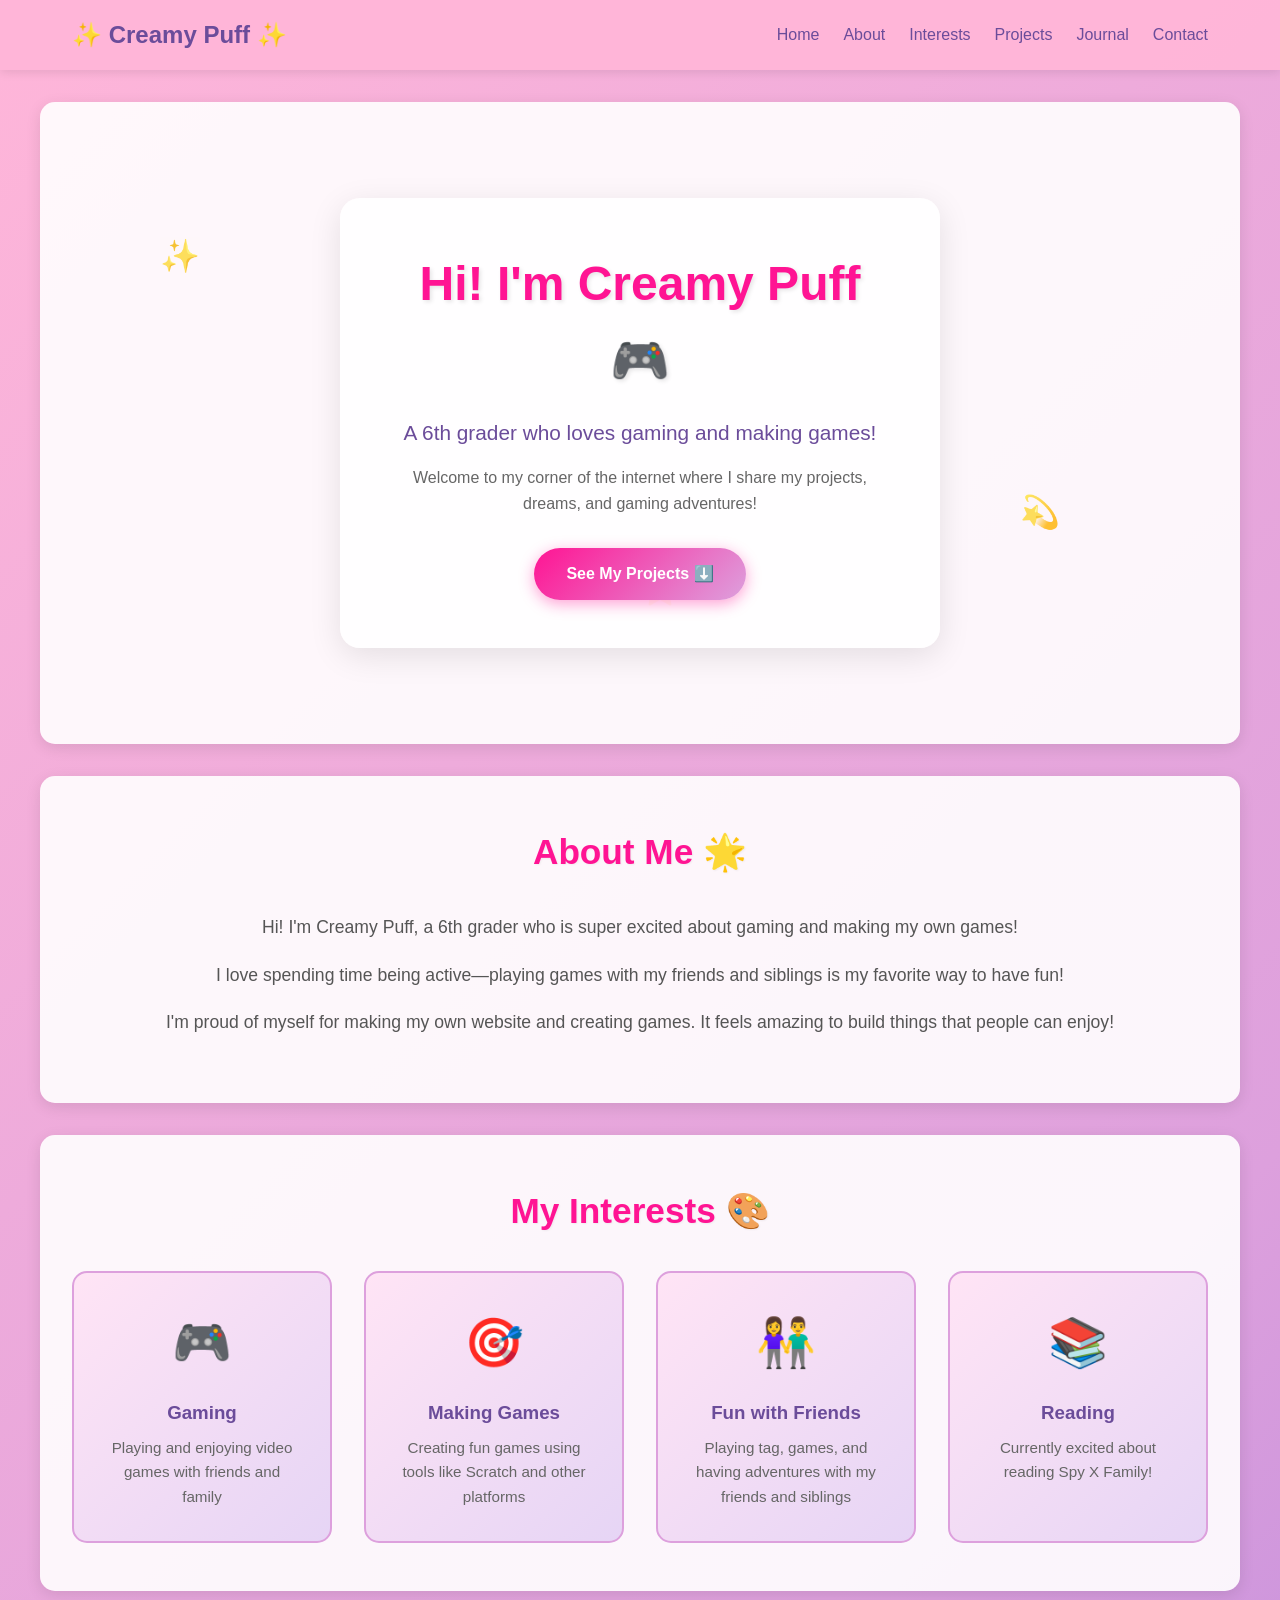
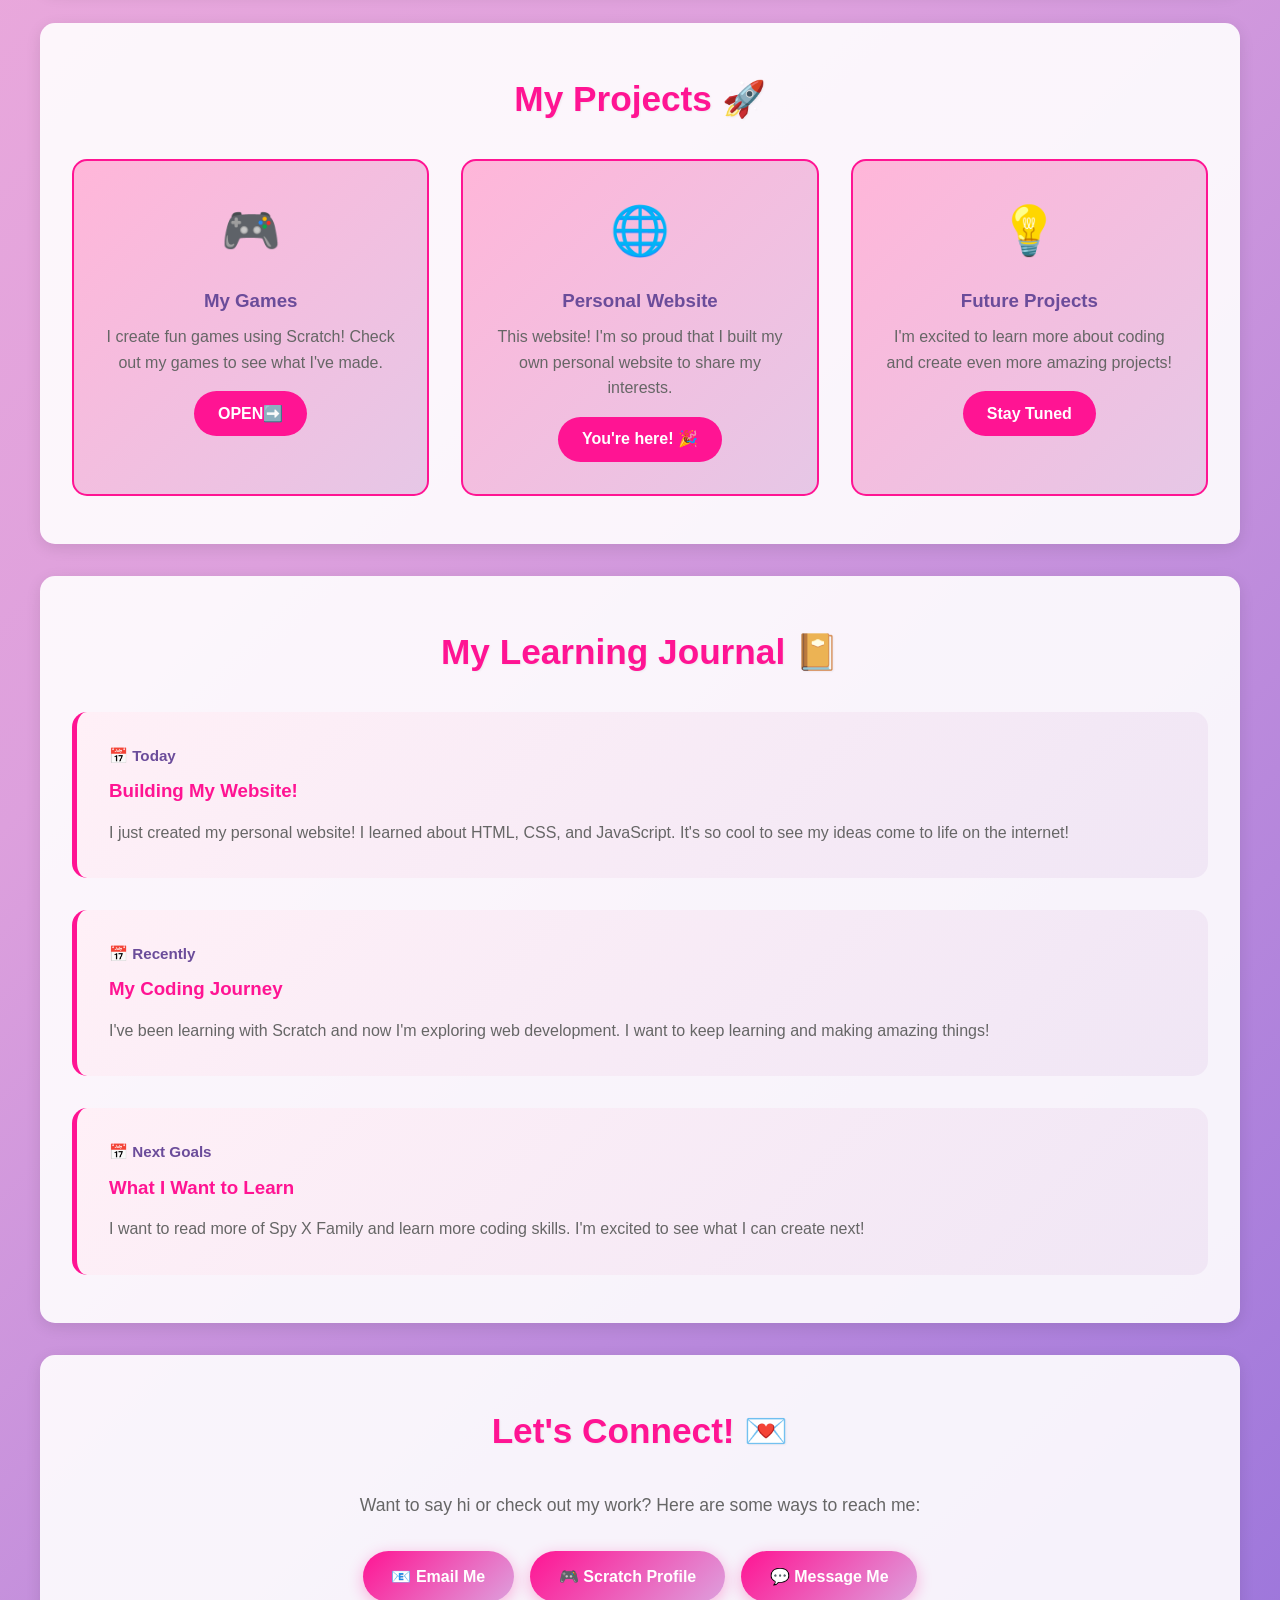
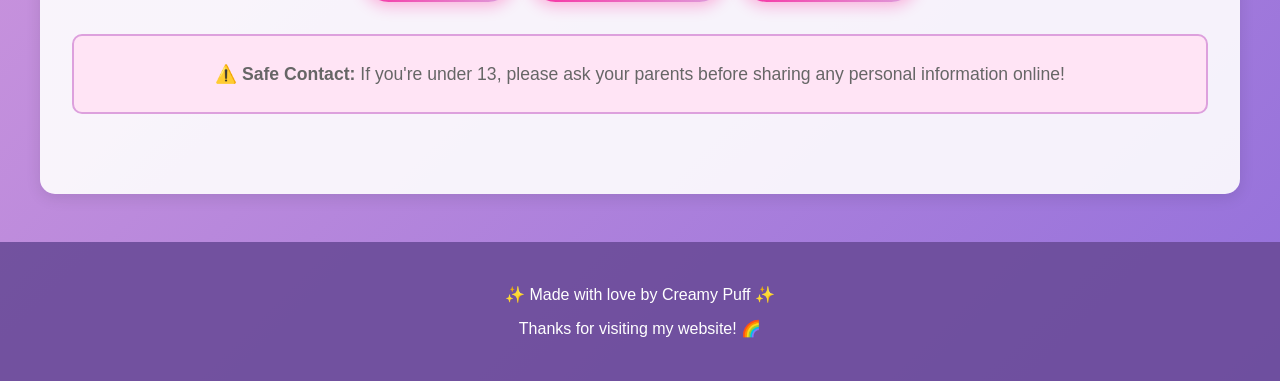
<file: index.html>
<!DOCTYPE html>
<html lang="en">
<head>
    <meta charset="UTF-8">
    <meta name="viewport" content="width=device-width, initial-scale=1.0">
    <title>Creamy Puff's Gaming & Coding Hub</title>
    <link rel="stylesheet" href="style.css">
</head>
<body>
    <!-- NAVIGATION BAR -->
    <nav class="navbar">
        <div class="nav-container">
            <h1 class="logo">✨ Creamy Puff ✨</h1>
            <ul class="nav-links">
                <li><a href="#home">Home</a></li>
                <li><a href="#about">About</a></li>
                <li><a href="#interests">Interests</a></li>
                <li><a href="#projects">Projects</a></li>
                <li><a href="#journal">Journal</a></li>
                <li><a href="#contact">Contact</a></li>
            </ul>
        </div>
    </nav>

    <!-- HERO SECTION -->
    <section id="home" class="hero">
        <div class="sparkles">✨</div>
        <div class="sparkles">💫</div>
        <div class="sparkles">⭐</div>
        <div class="hero-content">
            <h1 class="hero-title">Hi! I'm Creamy Puff 🎮</h1>
            <p class="hero-subtitle">A 6th grader who loves gaming and making games!</p>
            <p class="hero-description">Welcome to my corner of the internet where I share my projects, dreams, and gaming adventures!</p>
            <a href="#projects" class="cta-button">See My Projects ⬇️</a>
        </div>
    </section>

    <!-- ABOUT ME SECTION -->
    <section id="about" class="about">
        <h2>About Me 🌟</h2>
        <div class="about-content">
            <p>Hi! I'm Creamy Puff, a 6th grader who is super excited about gaming and making my own games!</p>
            <p>I love spending time being active—playing games with my friends and siblings is my favorite way to have fun!</p>
            <p>I'm proud of myself for making my own website and creating games. It feels amazing to build things that people can enjoy!</p>
        </div>
    </section>

    <!-- INTERESTS SECTION -->
    <section id="interests" class="interests">
        <h2>My Interests 🎨</h2>
        <div class="interests-grid">
            <div class="interest-card">
                <span class="interest-emoji">🎮</span>
                <h3>Gaming</h3>
                <p>Playing and enjoying video games with friends and family</p>
            </div>
            <div class="interest-card">
                <span class="interest-emoji">🎯</span>
                <h3>Making Games</h3>
                <p>Creating fun games using tools like Scratch and other platforms</p>
            </div>
            <div class="interest-card">
                <span class="interest-emoji">👫</span>
                <h3>Fun with Friends</h3>
                <p>Playing tag, games, and having adventures with my friends and siblings</p>
            </div>
            <div class="interest-card">
                <span class="interest-emoji">📚</span>
                <h3>Reading</h3>
                <p>Currently excited about reading Spy X Family!</p>
            </div>
        </div>
    </section>

    <!-- PROJECTS SECTION -->
    <section id="projects" class="projects">
        <h2>My Projects 🚀</h2>
        <div class="projects-grid">
            <div class="project-card">
                <div class="project-icon">🎮</div>
                <h3>My Games</h3>
                <p>I create fun games using Scratch! Check out my games to see what I've made.</p>
                <a href="games.html" class="project-link">OPEN➡️</a>
            </div>
            <div class="project-card">
                <div class="project-icon">🌐</div>
                <h3>Personal Website</h3>
                <p>This website! I'm so proud that I built my own personal website to share my interests.</p>
                <a href="#" class="project-link">You're here! 🎉</a>
            </div>
            <div class="project-card">
                <div class="project-icon">💡</div>
                <h3>Future Projects</h3>
                <p>I'm excited to learn more about coding and create even more amazing projects!</p>
                <a href="#" class="project-link">Stay Tuned</a>
            </div>
        </div>
    </section>

    <!-- LEARNING JOURNAL SECTION -->
    <section id="journal" class="journal">
        <h2>My Learning Journal 📔</h2>
        <div class="journal-entries">
            <div class="journal-entry">
                <div class="entry-date">📅 Today</div>
                <h3>Building My Website!</h3>
                <p>I just created my personal website! I learned about HTML, CSS, and JavaScript. It's so cool to see my ideas come to life on the internet!</p>
            </div>
            <div class="journal-entry">
                <div class="entry-date">📅 Recently</div>
                <h3>My Coding Journey</h3>
                <p>I've been learning with Scratch and now I'm exploring web development. I want to keep learning and making amazing things!</p>
            </div>
            <div class="journal-entry">
                <div class="entry-date">📅 Next Goals</div>
                <h3>What I Want to Learn</h3>
                <p>I want to read more of Spy X Family and learn more coding skills. I'm excited to see what I can create next!</p>
            </div>
        </div>
    </section>

    <!-- CONTACT / LINKS SECTION -->
    <section id="contact" class="contact">
        <h2>Let's Connect! 💌</h2>
        <div class="contact-content">
            <p>Want to say hi or check out my work? Here are some ways to reach me:</p>
            <div class="contact-links">
                <a href="mailto:contact@example.com" class="contact-btn">📧 Email Me</a>
                <a href="https://scratch.mit.edu" target="_blank" class="contact-btn">🎮 Scratch Profile</a>
                <a href="#" class="contact-btn">💬 Message Me</a>
            </div>
            <p class="safety-note">⚠️ <strong>Safe Contact:</strong> If you're under 13, please ask your parents before sharing any personal information online!</p>
        </div>
    </section>

    <!-- FOOTER -->
    <footer class="footer">
        <p>✨ Made with love by Creamy Puff ✨</p>
        <p>Thanks for visiting my website! 🌈</p>
    </footer>

    <script src="script.js"></script>
</body>
</html>
</file>
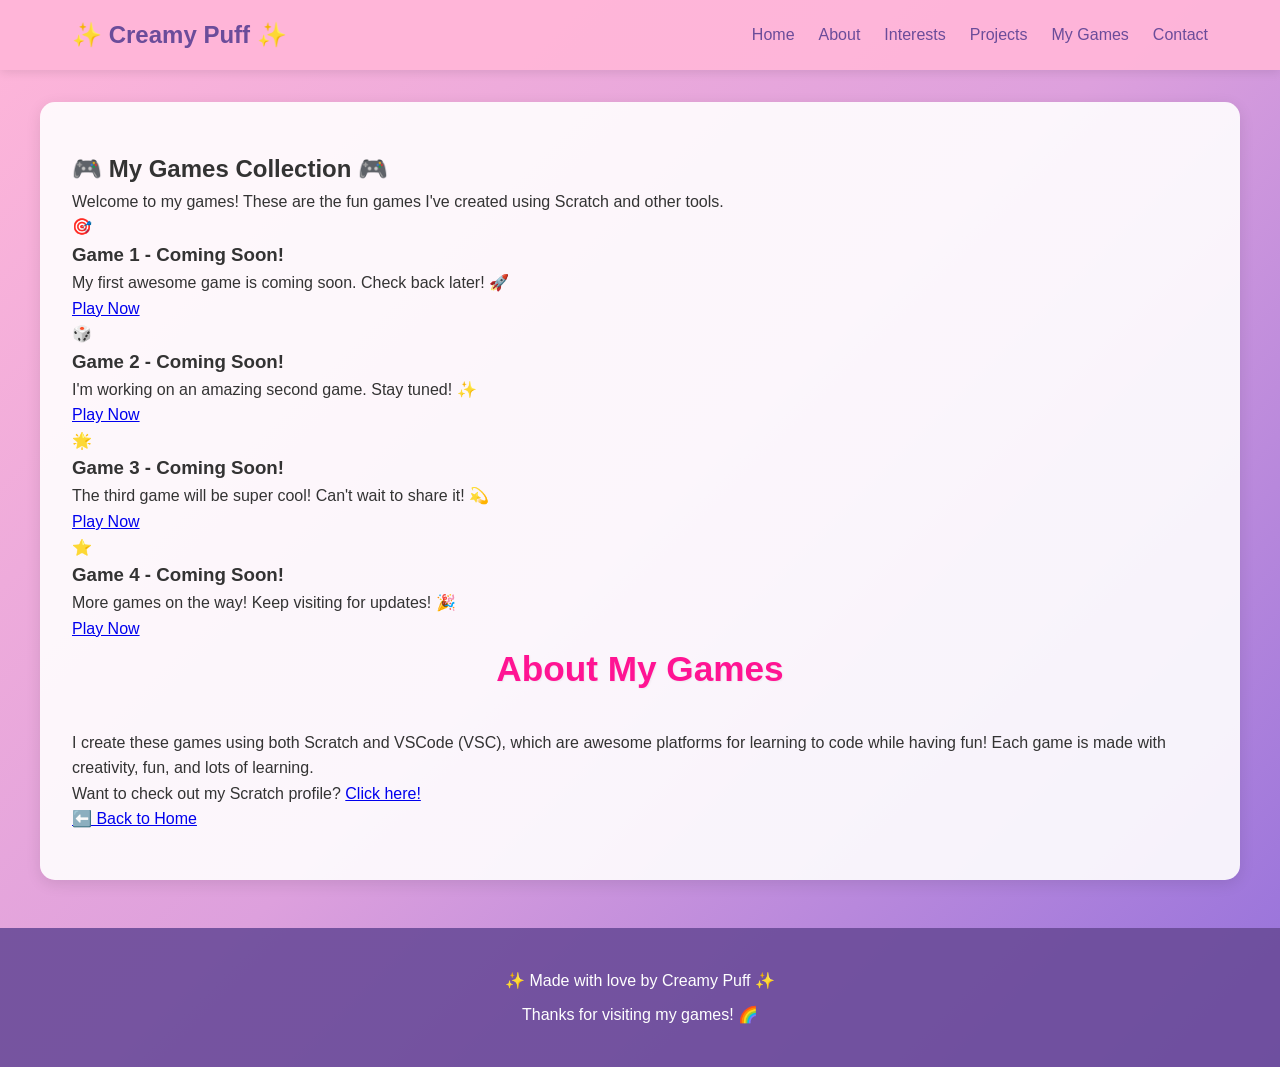
<file: games.html>
<!DOCTYPE html>
<html lang="en">
<head>
    <meta charset="UTF-8">
    <meta name="viewport" content="width=device-width, initial-scale=1.0">
    <title>My Games - Creamy Puff's Gaming Hub</title>
    <link rel="stylesheet" href="style.css">
</head>
<body>
    <!-- NAVIGATION BAR -->
    <nav class="navbar">
        <div class="nav-container">
            <h1 class="logo">✨ Creamy Puff ✨</h1>
            <ul class="nav-links">
                <li><a href="index.html#home">Home</a></li>
                <li><a href="index.html#about">About</a></li>
                <li><a href="index.html#interests">Interests</a></li>
                <li><a href="index.html#projects">Projects</a></li>
                <li><a href="games.html">My Games</a></li>
                <li><a href="index.html#contact">Contact</a></li>
            </ul>
        </div>
    </nav>

    <!-- MY GAMES PAGE -->
    <section class="my-games-page">
        <h1>🎮 My Games Collection 🎮</h1>
        <p class="subtitle">Welcome to my games! These are the fun games I've created using Scratch and other tools.</p>
        
        <div class="games-grid">
            <div class="game-card">
                <div class="game-icon">🎯</div>
                <h3>Game 1 - Coming Soon!</h3>
                <p>My first awesome game is coming soon. Check back later! 🚀</p>
                <a href="#" class="game-link">Play Now</a>
            </div>

            <div class="game-card">
                <div class="game-icon">🎲</div>
                <h3>Game 2 - Coming Soon!</h3>
                <p>I'm working on an amazing second game. Stay tuned! ✨</p>
                <a href="#" class="game-link">Play Now</a>
            </div>

            <div class="game-card">
                <div class="game-icon">🌟</div>
                <h3>Game 3 - Coming Soon!</h3>
                <p>The third game will be super cool! Can't wait to share it! 💫</p>
                <a href="#" class="game-link">Play Now</a>
            </div>

            <div class="game-card">
                <div class="game-icon">⭐</div>
                <h3>Game 4 - Coming Soon!</h3>
                <p>More games on the way! Keep visiting for updates! 🎉</p>
                <a href="#" class="game-link">Play Now</a>
            </div>
        </div>

        <div class="games-info">
            <h2>About My Games</h2>
            <p>I create these games using both Scratch and VSCode (VSC), which are awesome platforms for learning to code while having fun! Each game is made with creativity, fun, and lots of learning.</p>
            <p>Want to check out my Scratch profile? <a href="https://scratch.mit.edu" target="_blank">Click here!</a></p>
            <a href="index.html" class="back-button">⬅️ Back to Home</a>
        </div>
    </section>

    <!-- FOOTER -->
    <footer class="footer">
        <p>✨ Made with love by Creamy Puff ✨</p>
        <p>Thanks for visiting my games! 🌈</p>
    </footer>

    <script src="script.js"></script>
</body>
</html>
</file>
<file: style.css>
/* ========================================
   CREAMY PUFF'S PERSONAL WEBSITE - STYLESHEET
   Pink-Purple Sunset Theme with Sparkles!
   ======================================== */

/* RESET AND GENERAL STYLES */
* {
    margin: 0;
    padding: 0;
    box-sizing: border-box;
}

body {
    font-family: 'Arial', 'Helvetica', sans-serif;
    line-height: 1.6;
    /* Gradient background: pink to purple sunset */
    background: linear-gradient(135deg, #FFB6D9 0%, #DDA0DD 50%, #9370DB 100%);
    min-height: 100vh;
    color: #333;
}

/* ========================================
   NAVIGATION BAR
   ======================================== */
.navbar {
    background: rgba(255, 182, 217, 0.95);
    padding: 1rem 0;
    position: sticky;
    top: 0;
    z-index: 100;
    box-shadow: 0 2px 10px rgba(0, 0, 0, 0.1);
}

.nav-container {
    max-width: 1200px;
    margin: 0 auto;
    padding: 0 2rem;
    display: flex;
    justify-content: space-between;
    align-items: center;
}

.logo {
    color: #6B4C9A;
    font-size: 1.5rem;
    font-weight: bold;
}

.nav-links {
    display: flex;
    list-style: none;
    gap: 1.5rem;
}

.nav-links a {
    color: #6B4C9A;
    text-decoration: none;
    font-weight: 500;
    transition: 0.3s ease;
}

.nav-links a:hover {
    color: #FF1493;
    transform: scale(1.1);
}

/* ========================================
   HERO SECTION
   ======================================== */
.hero {
    position: relative;
    text-align: center;
    padding: 6rem 2rem;
    min-height: 500px;
    display: flex;
    align-items: center;
    justify-content: center;
    overflow: hidden;
}

/* Sparkles animation */
.sparkles {
    position: absolute;
    font-size: 2rem;
    animation: float 3s ease-in-out infinite;
    opacity: 0.8;
}

.sparkles:nth-child(1) { top: 20%; left: 10%; animation-delay: 0s; }
.sparkles:nth-child(2) { top: 60%; right: 15%; animation-delay: 1s; }
.sparkles:nth-child(3) { bottom: 20%; left: 50%; animation-delay: 2s; }

@keyframes float {
    0%, 100% { transform: translateY(0px); }
    50% { transform: translateY(-20px); }
}

.hero-content {
    position: relative;
    z-index: 2;
    background: rgba(255, 255, 255, 0.9);
    padding: 3rem;
    border-radius: 20px;
    box-shadow: 0 8px 32px rgba(0, 0, 0, 0.1);
    max-width: 600px;
}

.hero-title {
    font-size: 3rem;
    color: #FF1493;
    margin-bottom: 1rem;
    text-shadow: 2px 2px 4px rgba(0, 0, 0, 0.1);
}

.hero-subtitle {
    font-size: 1.3rem;
    color: #6B4C9A;
    margin-bottom: 1rem;
}

.hero-description {
    font-size: 1rem;
    color: #666;
    margin-bottom: 2rem;
}

.cta-button {
    display: inline-block;
    background: linear-gradient(135deg, #FF1493, #DDA0DD);
    color: white;
    padding: 0.8rem 2rem;
    border-radius: 50px;
    text-decoration: none;
    font-weight: bold;
    transition: 0.3s ease;
    box-shadow: 0 4px 15px rgba(255, 20, 147, 0.4);
}

.cta-button:hover {
    transform: scale(1.05);
    box-shadow: 0 6px 20px rgba(255, 20, 147, 0.6);
}

/* ========================================
   GENERAL SECTION STYLES
   ======================================== */
section {
    max-width: 1200px;
    margin: 2rem auto;
    padding: 3rem 2rem;
    background: rgba(255, 255, 255, 0.9);
    border-radius: 15px;
    box-shadow: 0 4px 15px rgba(0, 0, 0, 0.1);
}

section h2 {
    font-size: 2.2rem;
    color: #FF1493;
    margin-bottom: 2rem;
    text-align: center;
    text-shadow: 1px 1px 2px rgba(0, 0, 0, 0.05);
}

/* ========================================
   ABOUT ME SECTION
   ======================================== */
.about {
    text-align: center;
}

.about-content p {
    font-size: 1.1rem;
    color: #555;
    margin-bottom: 1rem;
    line-height: 1.8;
}

/* ========================================
   INTERESTS SECTION
   ======================================== */
.interests-grid {
    display: grid;
    grid-template-columns: repeat(auto-fit, minmax(250px, 1fr));
    gap: 2rem;
}

.interest-card {
    background: linear-gradient(135deg, #FFE4F5, #E6D5F5);
    padding: 2rem;
    border-radius: 15px;
    text-align: center;
    transition: 0.3s ease;
    border: 2px solid #DDA0DD;
}

.interest-card:hover {
    transform: translateY(-5px);
    box-shadow: 0 8px 20px rgba(255, 20, 147, 0.2);
}

.interest-emoji {
    font-size: 3rem;
    display: block;
    margin-bottom: 1rem;
}

.interest-card h3 {
    color: #6B4C9A;
    margin-bottom: 0.5rem;
}

.interest-card p {
    color: #666;
    font-size: 0.95rem;
}

/* ========================================
   PROJECTS SECTION
   ======================================== */
.projects-grid {
    display: grid;
    grid-template-columns: repeat(auto-fit, minmax(280px, 1fr));
    gap: 2rem;
}

.project-card {
    background: linear-gradient(135deg, #FFB6D9, #E6C7E6);
    padding: 2rem;
    border-radius: 15px;
    text-align: center;
    transition: 0.3s ease;
    border: 2px solid #FF1493;
}

.project-card:hover {
    transform: scale(1.05);
    box-shadow: 0 10px 25px rgba(255, 20, 147, 0.3);
}

.project-icon {
    font-size: 3rem;
    margin-bottom: 1rem;
}

.project-card h3 {
    color: #6B4C9A;
    margin-bottom: 0.5rem;
}

.project-card p {
    color: #666;
    margin-bottom: 1rem;
}

.project-link {
    display: inline-block;
    background: #FF1493;
    color: white;
    padding: 0.6rem 1.5rem;
    border-radius: 25px;
    text-decoration: none;
    font-weight: bold;
    transition: 0.3s ease;
}

.project-link:hover {
    background: #6B4C9A;
    transform: scale(1.1);
}

/* ========================================
   LEARNING JOURNAL SECTION
   ======================================== */
.journal-entries {
    display: grid;
    gap: 2rem;
}

.journal-entry {
    background: linear-gradient(135deg, #FFF0F7, #F0E6F5);
    padding: 2rem;
    border-radius: 15px;
    border-left: 5px solid #FF1493;
    transition: 0.3s ease;
}

.journal-entry:hover {
    box-shadow: 0 6px 20px rgba(255, 20, 147, 0.2);
    transform: translateX(5px);
}

.entry-date {
    color: #6B4C9A;
    font-weight: bold;
    margin-bottom: 0.5rem;
    font-size: 0.95rem;
}

.journal-entry h3 {
    color: #FF1493;
    margin-bottom: 0.8rem;
}

.journal-entry p {
    color: #666;
    line-height: 1.7;
}

/* ========================================
   CONTACT SECTION
   ======================================== */
.contact {
    text-align: center;
}

.contact-content {
    margin-top: 2rem;
}

.contact-content p {
    font-size: 1.1rem;
    color: #666;
    margin-bottom: 2rem;
}

.contact-links {
    display: flex;
    flex-wrap: wrap;
    gap: 1rem;
    justify-content: center;
    margin-bottom: 2rem;
}

.contact-btn {
    background: linear-gradient(135deg, #FF1493, #DDA0DD);
    color: white;
    padding: 0.8rem 1.8rem;
    border-radius: 50px;
    text-decoration: none;
    font-weight: bold;
    transition: 0.3s ease;
    box-shadow: 0 4px 15px rgba(255, 20, 147, 0.3);
}

.contact-btn:hover {
    transform: translateY(-3px);
    box-shadow: 0 6px 20px rgba(255, 20, 147, 0.5);
}

.safety-note {
    background: #FFE4F5;
    padding: 1.5rem;
    border-radius: 10px;
    color: #6B4C9A;
    font-weight: 500;
    border: 2px solid #DDA0DD;
}

/* ========================================
   FOOTER
   ======================================== */
.footer {
    background: rgba(107, 76, 154, 0.9);
    color: white;
    text-align: center;
    padding: 2rem;
    margin-top: 3rem;
}

.footer p {
    margin: 0.5rem 0;
    font-size: 1rem;
}

/* ========================================
   MOBILE RESPONSIVE
   ======================================== */
@media (max-width: 768px) {
    .nav-links {
        gap: 0.8rem;
        font-size: 0.9rem;
    }

    .hero-title {
        font-size: 2rem;
    }

    .hero-subtitle {
        font-size: 1rem;
    }

    section {
        margin: 1rem auto;
        padding: 2rem 1rem;
    }

    section h2 {
        font-size: 1.8rem;
    }

    .interests-grid,
    .projects-grid {
        grid-template-columns: 1fr;
    }

    .contact-links {
        flex-direction: column;
        align-items: center;
    }

    .contact-btn {
        width: 100%;
        max-width: 300px;
    }
}

@media (max-width: 480px) {
    .nav-container {
        flex-direction: column;
        gap: 1rem;
    }

    .logo {
        font-size: 1.2rem;
    }

    .nav-links {
        flex-direction: column;
        gap: 0.5rem;
        text-align: center;
    }

    .hero {
        padding: 3rem 1rem;
        min-height: auto;
    }

    .hero-content {
        padding: 2rem 1rem;
    }

    .hero-title {
        font-size: 1.5rem;
    }
}
</file>
